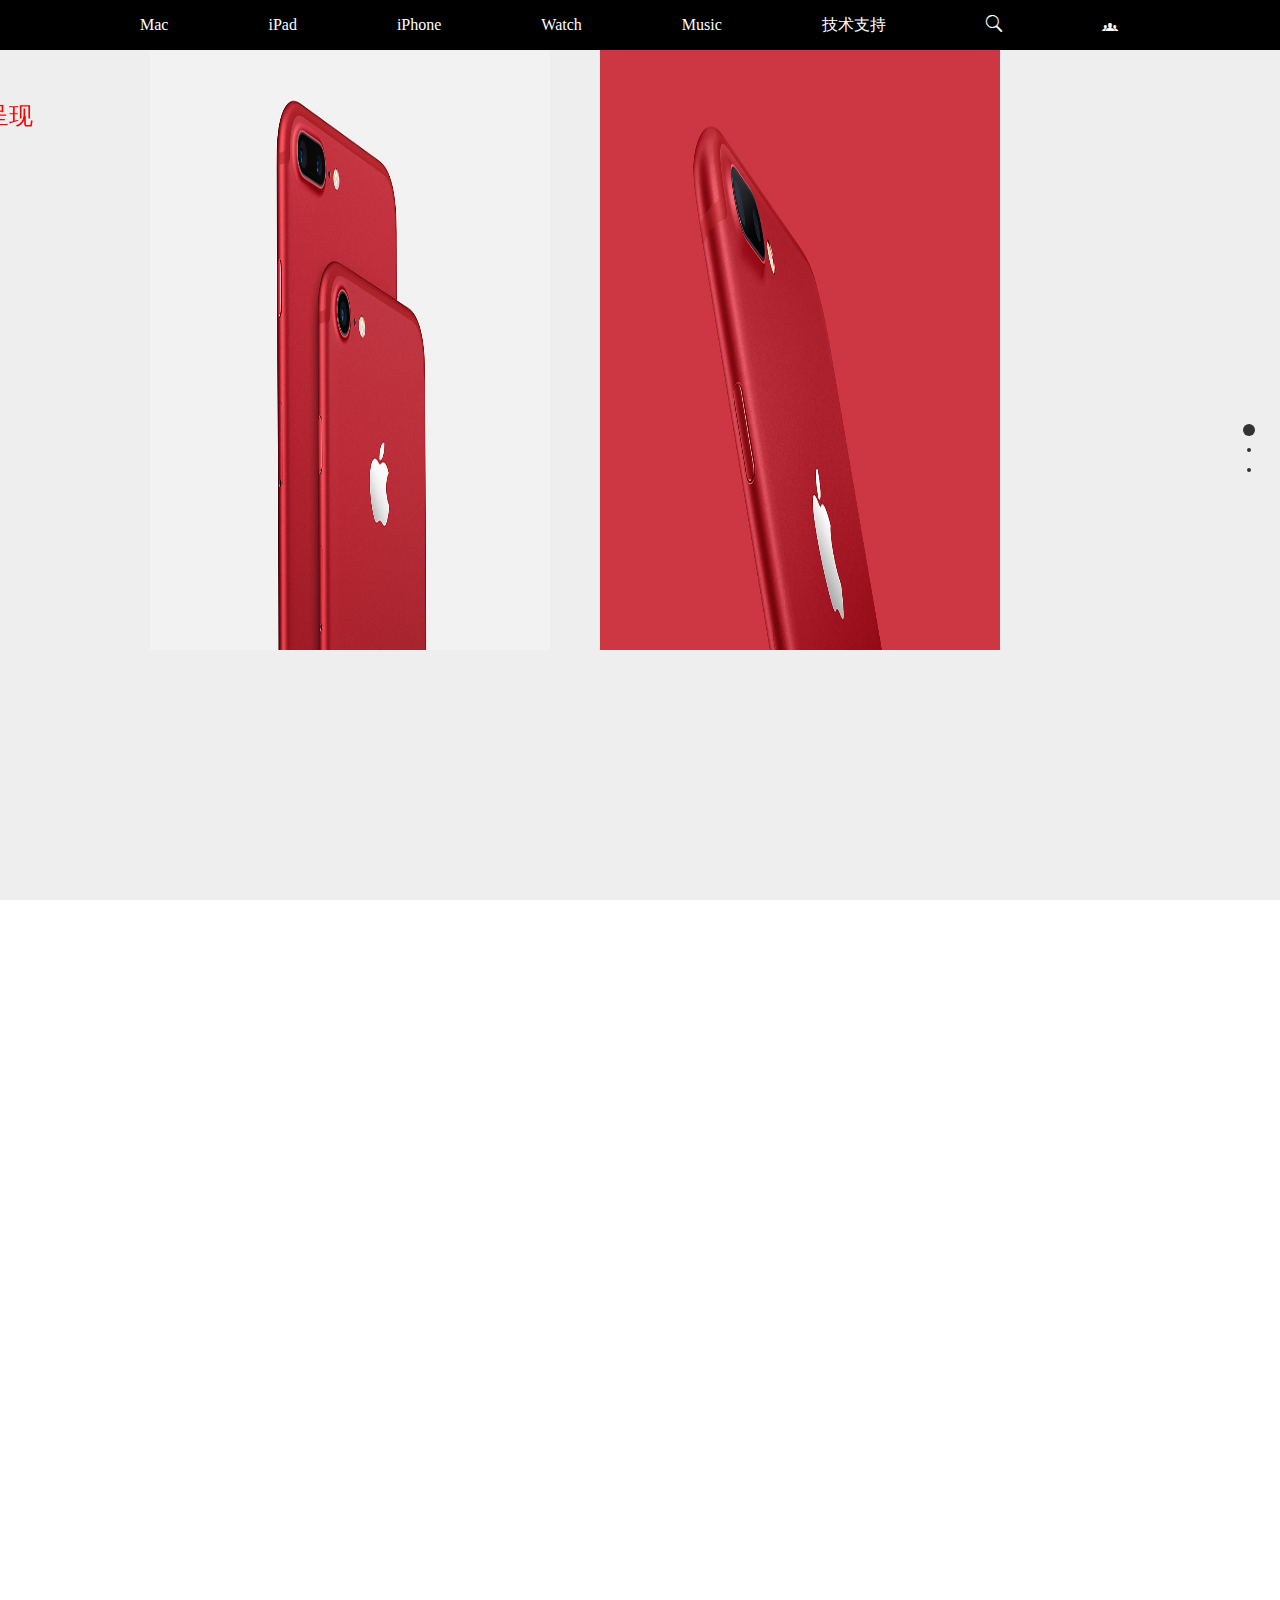
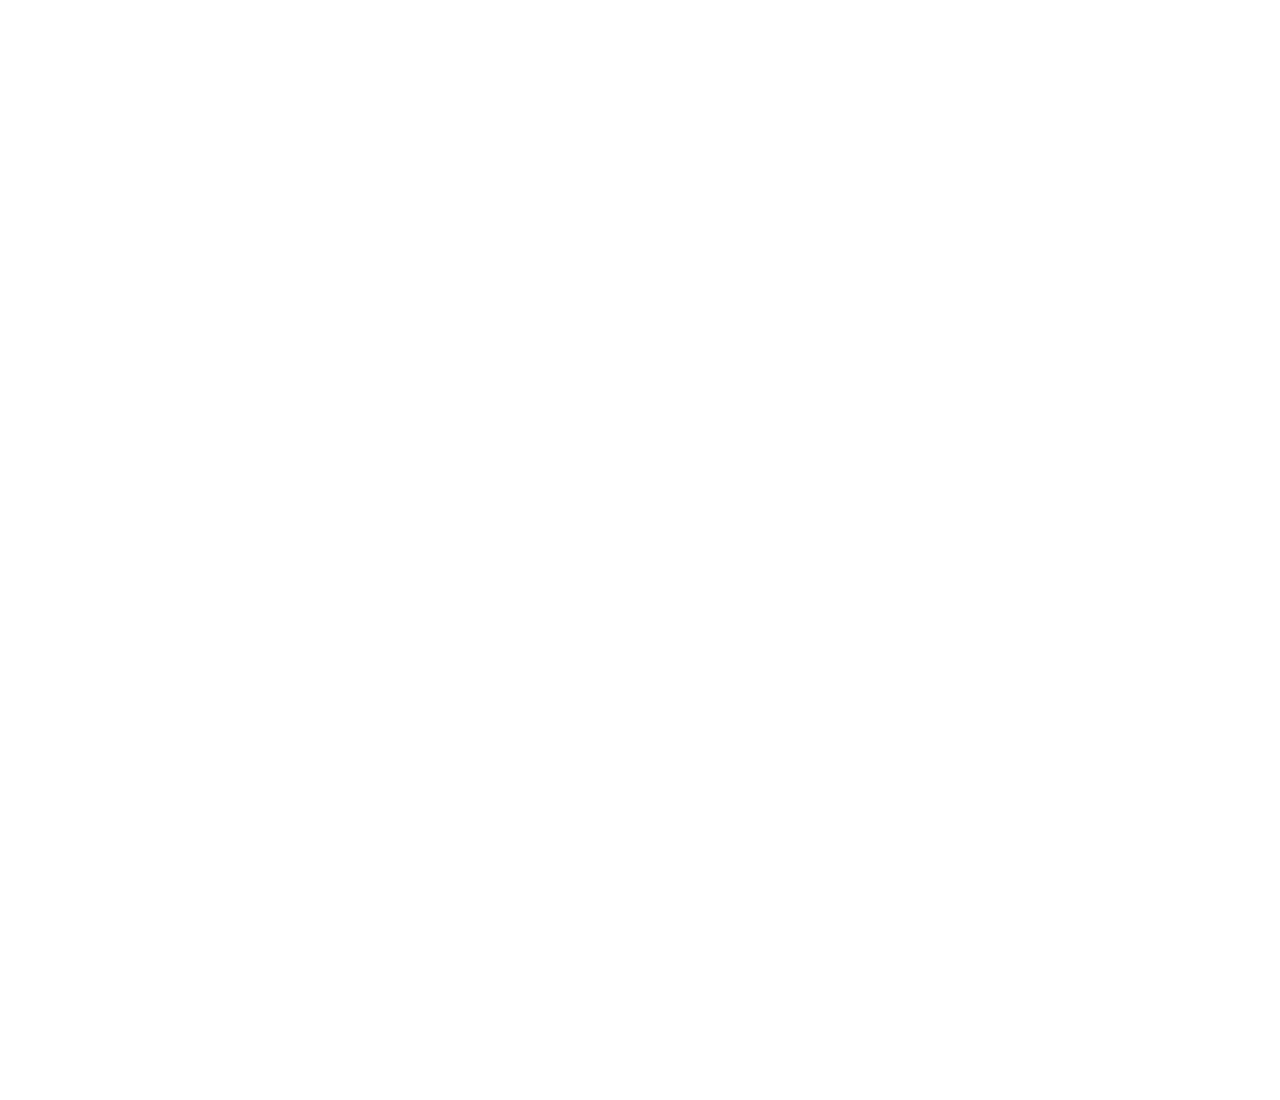
<file: dull/fullpage.html>
<!DOCTYPE html>
<html>
	<head>
		<meta charset="UTF-8">
		<title></title>
		<link rel="stylesheet" type="text/css" href="css/jquery.fullPage.css"/>
		<link rel="stylesheet" type="text/css" href="css/new_file.css"/>
		<link rel="stylesheet" type="text/css" href="css/iconfont.css"/>
		<style type="text/css">
			#fullpageMenu{
			    position: fixed;
			    top: 40px;
			    left: 0;
			    height: 40px;
			    z-index: 70;
			    width: 100%;
			    padding: 0;
			    margin: 0;
			}
			#fullpageMenu li{
				display: inline-block;
				margin: 10px;
				color: #000;
				background: #fff;
				background: rgba(255,255,255, 0.5);
				-webkit-border-radius: 10px;
				border-radius: 10px;
				list-style: none;
			}
			#fullpageMenu li a{
				color: black;
			}
		</style>
	</head>
	<body>
	    <div id="fullpage">
		   	<div class="section" style="position: relative;">
		   		<div class="head">
			   		<div class="nav" style="	overflow: hidden;">
			   			<ul>
			   				<li>Mac</li>
			   				<li>iPad</li>
			   				<li>iPhone</li>
			   				<li>Watch</li>
			   				<li>Music</li>
			   				<li>技术支持</li>
			   				<li><i class="icon iconfont">&#xe67a;</i></li>
			   				<li><i class="icon iconfont">&#xe60f;</i></li>
			   			</ul>
			   		</div>
		   		</div>
		   		<div class="change">
			   		<img class="redapple2 red" src="img/iphone7-gallery1-201703.jpg" />
			   		<img class="redapple1 red" src="img/iphone7-gallery2-.jpg"/>
			   		<img class="redapple3 red" src="img/iphone7-gallery3-201703.jpg" />
			   		 <p id="ziti"><span>ipone7</span>现更以红<span>色呈现</span></p>
		   		</div>
		   	</div>
		   	 <div class="section">
		   	 	<div class="sec2">
		   		<img id="bg" src="img/two1.jpg" />
		   		<img id="two_phone" src="img/iphone-two.png" />
		   		<img id="two_phone2" src="img/iphone-two.png" />
		   		<img id="two_phone3" src="img/iphone-two.png" />
		   		</div>
		   	</div>
		   	<div class="section">
		   		    <div class="slide">
		   		    <div class="slide1">
		   		    <img id="ip1" src="img/slider1.jpg"/>
		   		    <img id="ip2" src="img/slider2.jpg"/>
		   		    <img id="ip3" src="img/slider3.png"/>
		   		    <img id="ip4" src="img/slider4.png"/>
		   		    <p class="genghao">每一天，都可以更好。</p>
		   		    </div>
		   		    	</div>
				   	<div class="slide">
				   		<div class="music">
				   		<p id="Musicfont">Apple&nbsp;Music&nbsp;火热呈现中</p>
				   		 <img src="img/mc1.jpg" />
				   		<img id="erji" src="img/erji.jpg" />	
				   		 <!--<p id="xue">薛之谦-高尚&nbsp;-Single</p>-->
				   		 <p id="pingjia">始于颜值，陷于才华，忠于人品</p>
				   		 
				   			<p class="a">AirPods<br/>无线，<br/>无繁琐，<br/>只有秒不可言，</p>
				   		</div>
				   	</div>
			</div>
		   </div>
		<script src="js/jquery-1.12.4.js" type="text/javascript" charset="utf-8"></script>
		<script src="js/jquery.easings.min.js" type="text/javascript" charset="utf-8"></script>
		<script src="js/jquery.fullpage.js" type="text/javascript" charset="utf-8"></script>
		<script src="js/scrolloverflow.min.js" type="text/javascript" charset="utf-8"></script>
		<script type="text/javascript">
			$(function(){
				$("#fullpage").fullpage({
					sectionsColor:["#eee","black","#ccc","blue"],  //背景颜色  和sction数量一致 
					controlArrows:true,                                     //箭头 false去掉
					verticalCentered:false,                                //false 去掉垂直居中
					scrollingspeed:2000,                                     //滚动速度
					anchors:['page1','page2','page3','page4'],               //锚链节 可以在地址栏#page  
					   //导航
					navigation:true,                                        //出现导航  点
					navigationPosition:"right",                              //导航位置
					navigationTooltips:["1","2","3","4"],                   //鼠标放上去 提示
//					showActiveTooltip:true,                          //移到当前页面自动显示信息
					loopTop:true,                                //滚动到最顶部后再向上直接到最后        
					loopBottom:true,                              //滚动到最下后再向下直接到第一个
					loopHorizontal:true,                    //横向slider幻灯片是否循环滚动，默认为true
					scrollOverflow:true,                  //如果内容超出 引入scro  js  出现滚轮
//					menu:"#fullpage"

					afterLoad: function(anchorLink, index){
//						var loadedSection = $(this);
						//using index
						if(index == 3){
							$("#ip1").animate({"left":"350px"},1000,function(){
								$("#ip2").animate({"left":"820px"},1000,function(){
								  $("#ip3").animate({"left":"350px"},1000,function(){
								  	 $("#ip4").animate({"left":"820px"},1000)
								  })
								})
							})
							$("#pingjia").animate({"left":"400px"},5000,function(){
								$("#pingjia").animate({"left":"200px"},6000)
							})
							$(".a").animate({"top":"400px"},5000,function(){
								$(".a").animate({"left":"1000px"},5000)
							})
						}
						
						if(index == 1){
							$(".redapple1").fadeIn(function(){
					            $(".redapple2").fadeIn(function(){
					            	 $(".redapple3").fadeIn()
					            })
							})
							$("#ziti").animate({"fontSize":"25px"},1000,function(){
								$(this).animate({"top":"350px","left":"270px"},3000)
									$(this).animate({"fontSize":"18px","left":"780px"},2000)
							})
						}
						if(index == 2){
							$("#two_phone").animate({"left":"500px"},1000,function(){
	
								$("#two_phone2").fadeIn(function(){
									$("#two_phone").fadeOut(function(){
										$("#two_phone3").fadeIn()
									})
								})
							})
						}
					},
					
						onLeave:function(link,index){
					    if(index==1){
					    	$(".redapple1").fadeOut(function(){
					            $(".redapple2").fadeOut(function(){
					            	 $(".redapple3").fadeOut()
					            })
							})
							$("#ziti").animate({"fontSize":"30px"},30,function(){
								$(this).animate({"top":"350px","left":"250px"},30)
									$(this).animate({"fontSize":"30px","left":"710px"},20)
							})
					    }
						if(index == 3){
							$("#ip1").animate({"left":"-450px"},10,function(){
								$("#ip2").animate({"left":"-850px"},10,function(){
								  $("#ip3").animate({"left":"-450px"},10,function(){
								  	 $("#ip4").animate({"left":"-850px"},10)
								  })
								})
							})
							$("#pingjia").animate({"left":"-300px"},10,function(){
								$("#pingjia").animate({"left":"-200px"},10)
							})
							$(".a").animate({"top":"250px"},10,function(){
								$(".a").animate({"left":"600px"},10)
							})
						}	
						
						if(index == 2){
							$("#two_phone").animate({"left":"0"},1000,function(){
	
								$("#two_phone2").fadeOut(function(){
									$("#two_phone").fadeIn(function(){
										$("#two_phone3").fadeOut()
									})
								})
							})
						}
						}
						
						
				})             //fullpage
			})

			
			
		</script>
	</body>
</html>
</file>
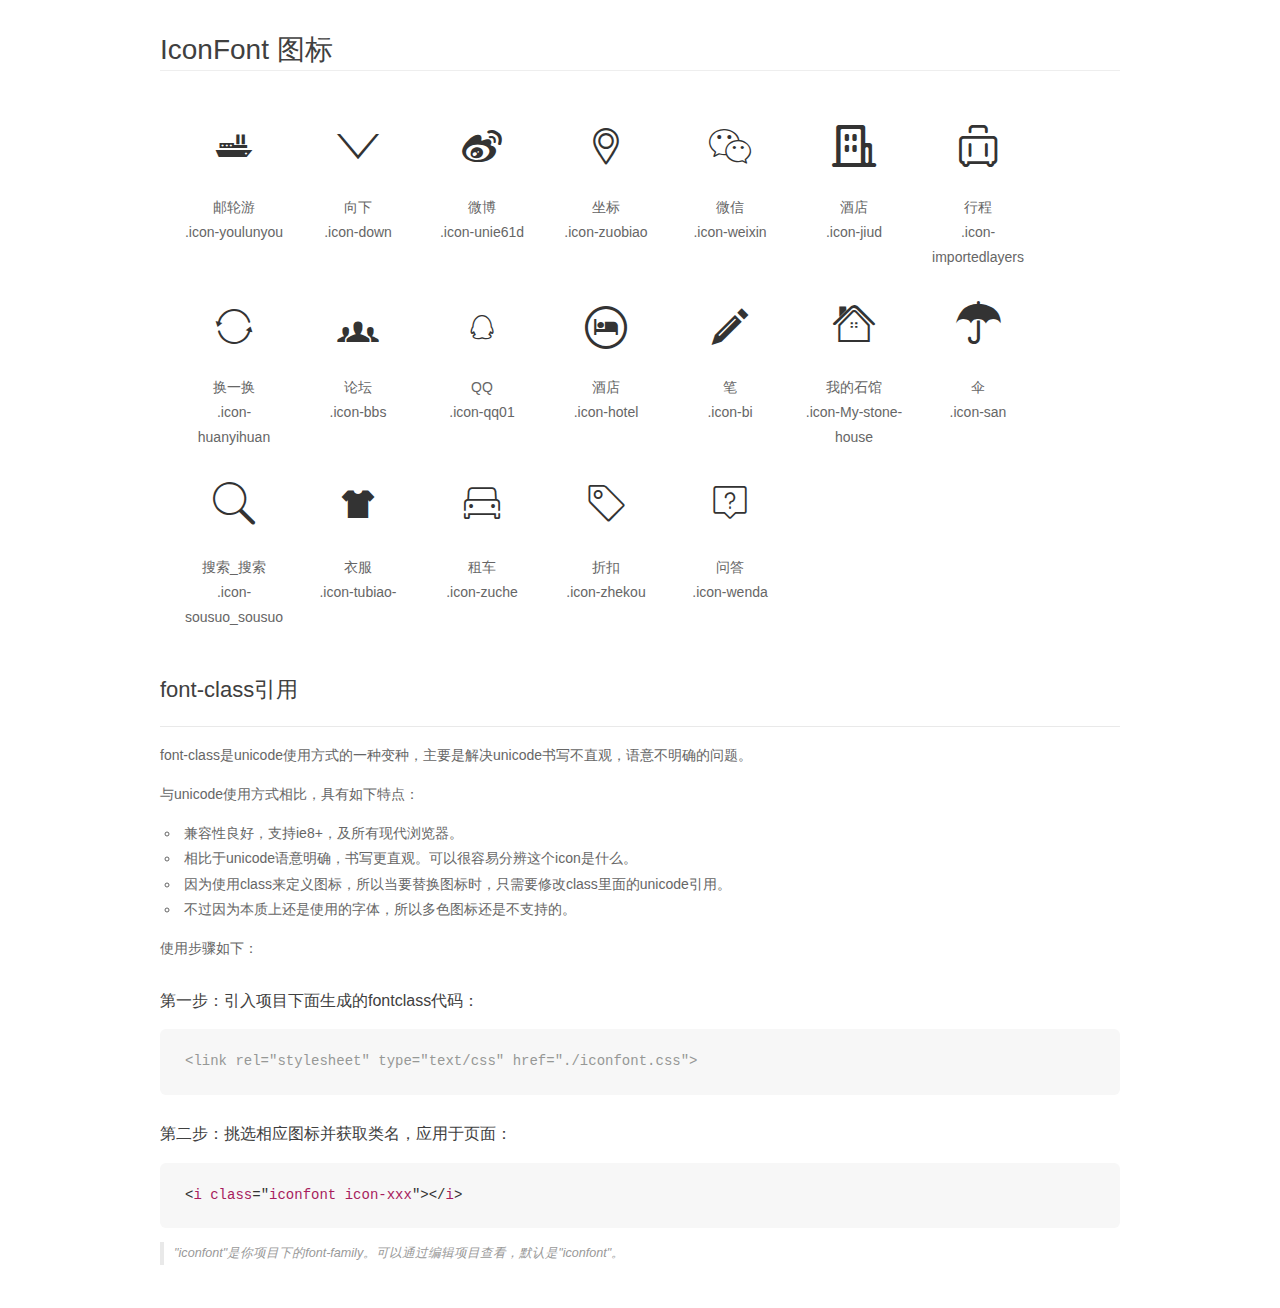
<file: dull/css/demo_fontclass.html>
<!DOCTYPE html>
<html>
<head>
    <meta charset="utf-8"/>
    <title>IconFont</title>
    <link rel="stylesheet" href="demo.css">
    <link rel="stylesheet" href="iconfont.css">
</head>
<body>
    <div class="main markdown">
        <h1>IconFont 图标</h1>
        <ul class="icon_lists clear">
            
                <li>
                <i class="icon iconfont icon-youlunyou"></i>
                    <div class="name">邮轮游</div>
                    <div class="fontclass">.icon-youlunyou</div>
                </li>
            
                <li>
                <i class="icon iconfont icon-down"></i>
                    <div class="name">向下</div>
                    <div class="fontclass">.icon-down</div>
                </li>
            
                <li>
                <i class="icon iconfont icon-unie61d"></i>
                    <div class="name">微博</div>
                    <div class="fontclass">.icon-unie61d</div>
                </li>
            
                <li>
                <i class="icon iconfont icon-zuobiao"></i>
                    <div class="name">坐标</div>
                    <div class="fontclass">.icon-zuobiao</div>
                </li>
            
                <li>
                <i class="icon iconfont icon-weixin"></i>
                    <div class="name">微信</div>
                    <div class="fontclass">.icon-weixin</div>
                </li>
            
                <li>
                <i class="icon iconfont icon-jiud"></i>
                    <div class="name">酒店</div>
                    <div class="fontclass">.icon-jiud</div>
                </li>
            
                <li>
                <i class="icon iconfont icon-importedlayers"></i>
                    <div class="name">行程</div>
                    <div class="fontclass">.icon-importedlayers</div>
                </li>
            
                <li>
                <i class="icon iconfont icon-huanyihuan"></i>
                    <div class="name">换一换</div>
                    <div class="fontclass">.icon-huanyihuan</div>
                </li>
            
                <li>
                <i class="icon iconfont icon-bbs"></i>
                    <div class="name">论坛</div>
                    <div class="fontclass">.icon-bbs</div>
                </li>
            
                <li>
                <i class="icon iconfont icon-qq01"></i>
                    <div class="name">QQ</div>
                    <div class="fontclass">.icon-qq01</div>
                </li>
            
                <li>
                <i class="icon iconfont icon-hotel"></i>
                    <div class="name">酒店</div>
                    <div class="fontclass">.icon-hotel</div>
                </li>
            
                <li>
                <i class="icon iconfont icon-bi"></i>
                    <div class="name">笔</div>
                    <div class="fontclass">.icon-bi</div>
                </li>
            
                <li>
                <i class="icon iconfont icon-My-stone-house"></i>
                    <div class="name">我的石馆</div>
                    <div class="fontclass">.icon-My-stone-house</div>
                </li>
            
                <li>
                <i class="icon iconfont icon-san"></i>
                    <div class="name">伞</div>
                    <div class="fontclass">.icon-san</div>
                </li>
            
                <li>
                <i class="icon iconfont icon-sousuo_sousuo"></i>
                    <div class="name">搜索_搜索</div>
                    <div class="fontclass">.icon-sousuo_sousuo</div>
                </li>
            
                <li>
                <i class="icon iconfont icon-tubiao-"></i>
                    <div class="name">衣服</div>
                    <div class="fontclass">.icon-tubiao-</div>
                </li>
            
                <li>
                <i class="icon iconfont icon-zuche"></i>
                    <div class="name">租车</div>
                    <div class="fontclass">.icon-zuche</div>
                </li>
            
                <li>
                <i class="icon iconfont icon-zhekou"></i>
                    <div class="name"> 折扣</div>
                    <div class="fontclass">.icon-zhekou</div>
                </li>
            
                <li>
                <i class="icon iconfont icon-wenda"></i>
                    <div class="name">问答</div>
                    <div class="fontclass">.icon-wenda</div>
                </li>
            
        </ul>

        <h2 id="font-class-">font-class引用</h2>
        <hr>

        <p>font-class是unicode使用方式的一种变种，主要是解决unicode书写不直观，语意不明确的问题。</p>
        <p>与unicode使用方式相比，具有如下特点：</p>
        <ul>
        <li>兼容性良好，支持ie8+，及所有现代浏览器。</li>
        <li>相比于unicode语意明确，书写更直观。可以很容易分辨这个icon是什么。</li>
        <li>因为使用class来定义图标，所以当要替换图标时，只需要修改class里面的unicode引用。</li>
        <li>不过因为本质上还是使用的字体，所以多色图标还是不支持的。</li>
        </ul>
        <p>使用步骤如下：</p>
        <h3 id="-fontclass-">第一步：引入项目下面生成的fontclass代码：</h3>


        <pre><code class="lang-js hljs javascript"><span class="hljs-comment">&lt;link rel="stylesheet" type="text/css" href="./iconfont.css"&gt;</span></code></pre>
        <h3 id="-">第二步：挑选相应图标并获取类名，应用于页面：</h3>
        <pre><code class="lang-css hljs">&lt;<span class="hljs-selector-tag">i</span> <span class="hljs-selector-tag">class</span>="<span class="hljs-selector-tag">iconfont</span> <span class="hljs-selector-tag">icon-xxx</span>"&gt;&lt;/<span class="hljs-selector-tag">i</span>&gt;</code></pre>
        <blockquote>
        <p>"iconfont"是你项目下的font-family。可以通过编辑项目查看，默认是"iconfont"。</p>
        </blockquote>
    </div>
</body>
</html>
</file>
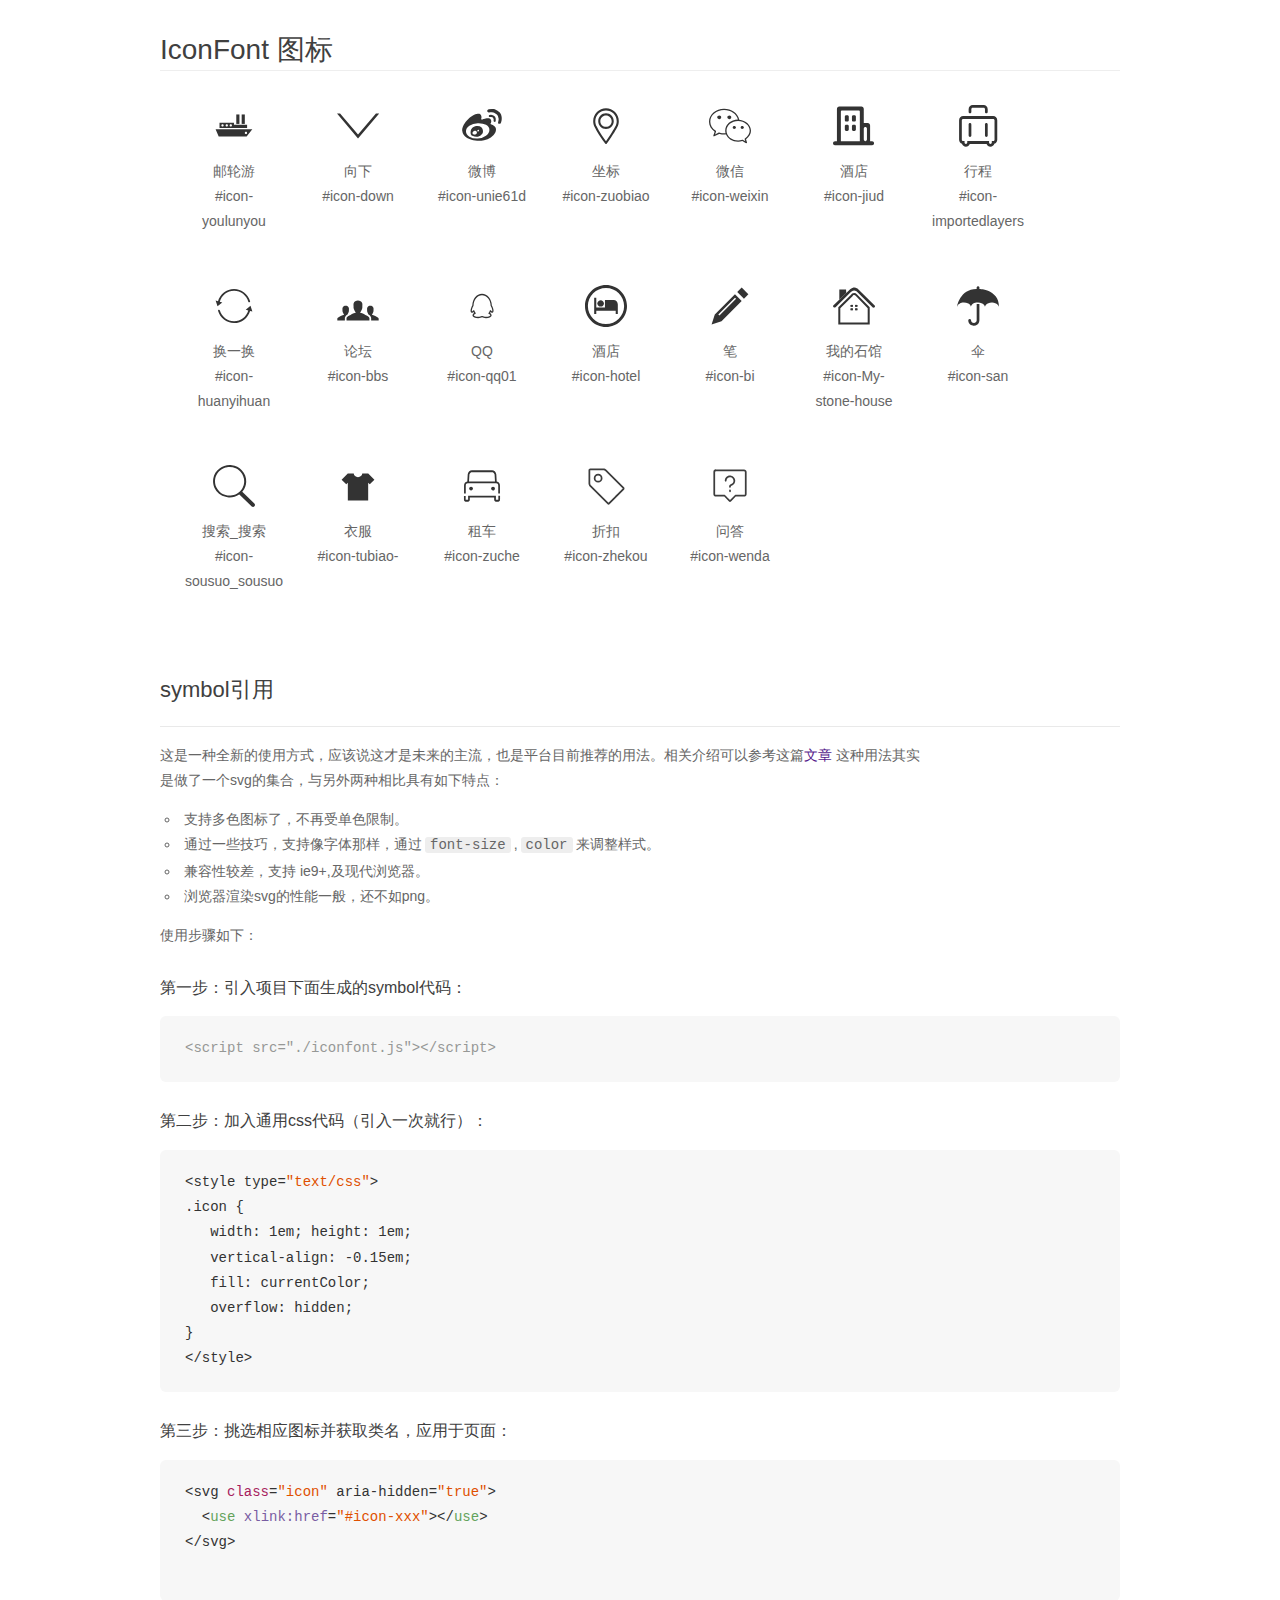
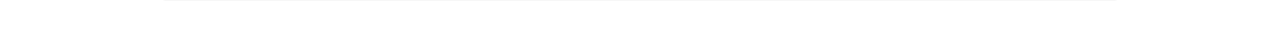
<file: dull/css/demo_symbol.html>
<!DOCTYPE html>
<html>
<head>
    <meta charset="utf-8"/>
    <title>IconFont</title>
    <link rel="stylesheet" href="demo.css">
    <script src="iconfont.js"></script>

    <style type="text/css">
        .icon {
          /* 通过设置 font-size 来改变图标大小 */
          width: 1em; height: 1em;
          /* 图标和文字相邻时，垂直对齐 */
          vertical-align: -0.15em;
          /* 通过设置 color 来改变 SVG 的颜色/fill */
          fill: currentColor;
          /* path 和 stroke 溢出 viewBox 部分在 IE 下会显示
             normalize.css 中也包含这行 */
          overflow: hidden;
        }

    </style>
</head>
<body>
    <div class="main markdown">
        <h1>IconFont 图标</h1>
        <ul class="icon_lists clear">
            
                <li>
                    <svg class="icon" aria-hidden="true">
                        <use xlink:href="#icon-youlunyou"></use>
                    </svg>
                    <div class="name">邮轮游</div>
                    <div class="fontclass">#icon-youlunyou</div>
                </li>
            
                <li>
                    <svg class="icon" aria-hidden="true">
                        <use xlink:href="#icon-down"></use>
                    </svg>
                    <div class="name">向下</div>
                    <div class="fontclass">#icon-down</div>
                </li>
            
                <li>
                    <svg class="icon" aria-hidden="true">
                        <use xlink:href="#icon-unie61d"></use>
                    </svg>
                    <div class="name">微博</div>
                    <div class="fontclass">#icon-unie61d</div>
                </li>
            
                <li>
                    <svg class="icon" aria-hidden="true">
                        <use xlink:href="#icon-zuobiao"></use>
                    </svg>
                    <div class="name">坐标</div>
                    <div class="fontclass">#icon-zuobiao</div>
                </li>
            
                <li>
                    <svg class="icon" aria-hidden="true">
                        <use xlink:href="#icon-weixin"></use>
                    </svg>
                    <div class="name">微信</div>
                    <div class="fontclass">#icon-weixin</div>
                </li>
            
                <li>
                    <svg class="icon" aria-hidden="true">
                        <use xlink:href="#icon-jiud"></use>
                    </svg>
                    <div class="name">酒店</div>
                    <div class="fontclass">#icon-jiud</div>
                </li>
            
                <li>
                    <svg class="icon" aria-hidden="true">
                        <use xlink:href="#icon-importedlayers"></use>
                    </svg>
                    <div class="name">行程</div>
                    <div class="fontclass">#icon-importedlayers</div>
                </li>
            
                <li>
                    <svg class="icon" aria-hidden="true">
                        <use xlink:href="#icon-huanyihuan"></use>
                    </svg>
                    <div class="name">换一换</div>
                    <div class="fontclass">#icon-huanyihuan</div>
                </li>
            
                <li>
                    <svg class="icon" aria-hidden="true">
                        <use xlink:href="#icon-bbs"></use>
                    </svg>
                    <div class="name">论坛</div>
                    <div class="fontclass">#icon-bbs</div>
                </li>
            
                <li>
                    <svg class="icon" aria-hidden="true">
                        <use xlink:href="#icon-qq01"></use>
                    </svg>
                    <div class="name">QQ</div>
                    <div class="fontclass">#icon-qq01</div>
                </li>
            
                <li>
                    <svg class="icon" aria-hidden="true">
                        <use xlink:href="#icon-hotel"></use>
                    </svg>
                    <div class="name">酒店</div>
                    <div class="fontclass">#icon-hotel</div>
                </li>
            
                <li>
                    <svg class="icon" aria-hidden="true">
                        <use xlink:href="#icon-bi"></use>
                    </svg>
                    <div class="name">笔</div>
                    <div class="fontclass">#icon-bi</div>
                </li>
            
                <li>
                    <svg class="icon" aria-hidden="true">
                        <use xlink:href="#icon-My-stone-house"></use>
                    </svg>
                    <div class="name">我的石馆</div>
                    <div class="fontclass">#icon-My-stone-house</div>
                </li>
            
                <li>
                    <svg class="icon" aria-hidden="true">
                        <use xlink:href="#icon-san"></use>
                    </svg>
                    <div class="name">伞</div>
                    <div class="fontclass">#icon-san</div>
                </li>
            
                <li>
                    <svg class="icon" aria-hidden="true">
                        <use xlink:href="#icon-sousuo_sousuo"></use>
                    </svg>
                    <div class="name">搜索_搜索</div>
                    <div class="fontclass">#icon-sousuo_sousuo</div>
                </li>
            
                <li>
                    <svg class="icon" aria-hidden="true">
                        <use xlink:href="#icon-tubiao-"></use>
                    </svg>
                    <div class="name">衣服</div>
                    <div class="fontclass">#icon-tubiao-</div>
                </li>
            
                <li>
                    <svg class="icon" aria-hidden="true">
                        <use xlink:href="#icon-zuche"></use>
                    </svg>
                    <div class="name">租车</div>
                    <div class="fontclass">#icon-zuche</div>
                </li>
            
                <li>
                    <svg class="icon" aria-hidden="true">
                        <use xlink:href="#icon-zhekou"></use>
                    </svg>
                    <div class="name"> 折扣</div>
                    <div class="fontclass">#icon-zhekou</div>
                </li>
            
                <li>
                    <svg class="icon" aria-hidden="true">
                        <use xlink:href="#icon-wenda"></use>
                    </svg>
                    <div class="name">问答</div>
                    <div class="fontclass">#icon-wenda</div>
                </li>
            
        </ul>


        <h2 id="symbol-">symbol引用</h2>
        <hr>

        <p>这是一种全新的使用方式，应该说这才是未来的主流，也是平台目前推荐的用法。相关介绍可以参考这篇<a href="">文章</a>
        这种用法其实是做了一个svg的集合，与另外两种相比具有如下特点：</p>
        <ul>
          <li>支持多色图标了，不再受单色限制。</li>
          <li>通过一些技巧，支持像字体那样，通过<code>font-size</code>,<code>color</code>来调整样式。</li>
          <li>兼容性较差，支持 ie9+,及现代浏览器。</li>
          <li>浏览器渲染svg的性能一般，还不如png。</li>
        </ul>
        <p>使用步骤如下：</p>
        <h3 id="-symbol-">第一步：引入项目下面生成的symbol代码：</h3>
        <pre><code class="lang-js hljs javascript"><span class="hljs-comment">&lt;script src="./iconfont.js"&gt;&lt;/script&gt;</span></code></pre>
        <h3 id="-css-">第二步：加入通用css代码（引入一次就行）：</h3>
        <pre><code class="lang-js hljs javascript">&lt;style type=<span class="hljs-string">"text/css"</span>&gt;
.icon {
   width: <span class="hljs-number">1</span>em; height: <span class="hljs-number">1</span>em;
   vertical-align: <span class="hljs-number">-0.15</span>em;
   fill: currentColor;
   overflow: hidden;
}
&lt;<span class="hljs-regexp">/style&gt;</span></code></pre>
        <h3 id="-">第三步：挑选相应图标并获取类名，应用于页面：</h3>
        <pre><code class="lang-js hljs javascript">&lt;svg <span class="hljs-class"><span class="hljs-keyword">class</span></span>=<span class="hljs-string">"icon"</span> aria-hidden=<span class="hljs-string">"true"</span>&gt;<span class="xml"><span class="hljs-tag">
  &lt;<span class="hljs-name">use</span> <span class="hljs-attr">xlink:href</span>=<span class="hljs-string">"#icon-xxx"</span>&gt;</span><span class="hljs-tag">&lt;/<span class="hljs-name">use</span>&gt;</span>
</span>&lt;<span class="hljs-regexp">/svg&gt;
        </span></code></pre>
    </div>
</body>
</html>
</file>
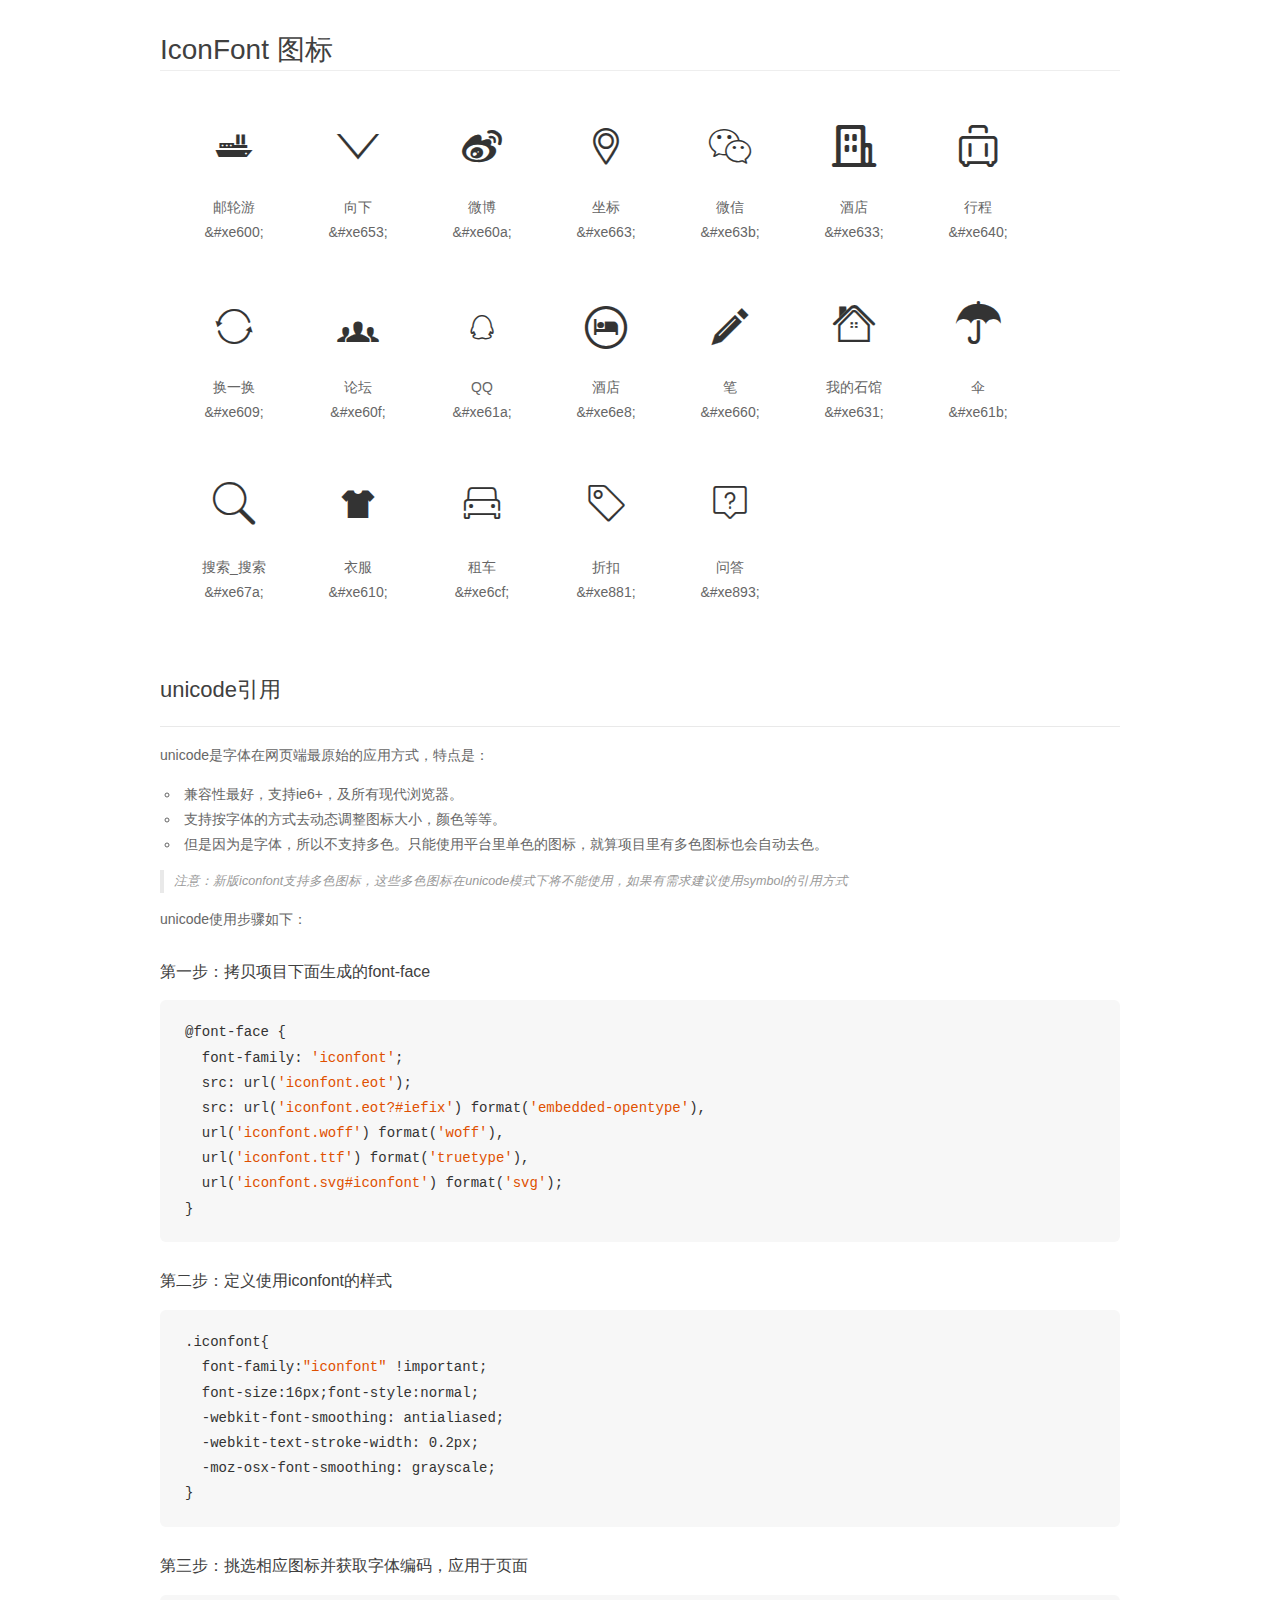
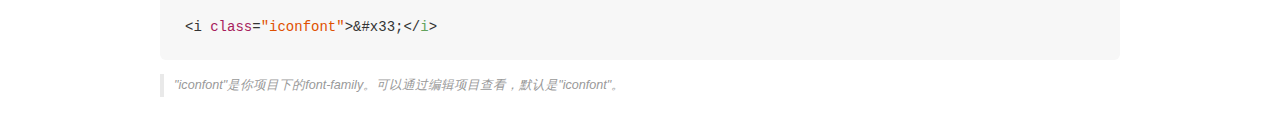
<file: dull/css/demo_unicode.html>
<!DOCTYPE html>
<html>
<head>
    <meta charset="utf-8"/>
    <title>IconFont</title>
    <link rel="stylesheet" href="demo.css">

    <style type="text/css">

        @font-face {font-family: "iconfont";
          src: url('iconfont.eot'); /* IE9*/
          src: url('iconfont.eot#iefix') format('embedded-opentype'), /* IE6-IE8 */
          url('iconfont.woff') format('woff'), /* chrome, firefox */
          url('iconfont.ttf') format('truetype'), /* chrome, firefox, opera, Safari, Android, iOS 4.2+*/
          url('iconfont.svg#iconfont') format('svg'); /* iOS 4.1- */
        }

        .iconfont {
          font-family:"iconfont" !important;
          font-size:16px;
          font-style:normal;
          -webkit-font-smoothing: antialiased;
          -webkit-text-stroke-width: 0.2px;
          -moz-osx-font-smoothing: grayscale;
        }

    </style>
</head>
<body>
    <div class="main markdown">
        <h1>IconFont 图标</h1>
        <ul class="icon_lists clear">
            
                <li>
                <i class="icon iconfont">&#xe600;</i>
                    <div class="name">邮轮游</div>
                    <div class="code">&amp;#xe600;</div>
                </li>
            
                <li>
                <i class="icon iconfont">&#xe653;</i>
                    <div class="name">向下</div>
                    <div class="code">&amp;#xe653;</div>
                </li>
            
                <li>
                <i class="icon iconfont">&#xe60a;</i>
                    <div class="name">微博</div>
                    <div class="code">&amp;#xe60a;</div>
                </li>
            
                <li>
                <i class="icon iconfont">&#xe663;</i>
                    <div class="name">坐标</div>
                    <div class="code">&amp;#xe663;</div>
                </li>
            
                <li>
                <i class="icon iconfont">&#xe63b;</i>
                    <div class="name">微信</div>
                    <div class="code">&amp;#xe63b;</div>
                </li>
            
                <li>
                <i class="icon iconfont">&#xe633;</i>
                    <div class="name">酒店</div>
                    <div class="code">&amp;#xe633;</div>
                </li>
            
                <li>
                <i class="icon iconfont">&#xe640;</i>
                    <div class="name">行程</div>
                    <div class="code">&amp;#xe640;</div>
                </li>
            
                <li>
                <i class="icon iconfont">&#xe609;</i>
                    <div class="name">换一换</div>
                    <div class="code">&amp;#xe609;</div>
                </li>
            
                <li>
                <i class="icon iconfont">&#xe60f;</i>
                    <div class="name">论坛</div>
                    <div class="code">&amp;#xe60f;</div>
                </li>
            
                <li>
                <i class="icon iconfont">&#xe61a;</i>
                    <div class="name">QQ</div>
                    <div class="code">&amp;#xe61a;</div>
                </li>
            
                <li>
                <i class="icon iconfont">&#xe6e8;</i>
                    <div class="name">酒店</div>
                    <div class="code">&amp;#xe6e8;</div>
                </li>
            
                <li>
                <i class="icon iconfont">&#xe660;</i>
                    <div class="name">笔</div>
                    <div class="code">&amp;#xe660;</div>
                </li>
            
                <li>
                <i class="icon iconfont">&#xe631;</i>
                    <div class="name">我的石馆</div>
                    <div class="code">&amp;#xe631;</div>
                </li>
            
                <li>
                <i class="icon iconfont">&#xe61b;</i>
                    <div class="name">伞</div>
                    <div class="code">&amp;#xe61b;</div>
                </li>
            
                <li>
                <i class="icon iconfont">&#xe67a;</i>
                    <div class="name">搜索_搜索</div>
                    <div class="code">&amp;#xe67a;</div>
                </li>
            
                <li>
                <i class="icon iconfont">&#xe610;</i>
                    <div class="name">衣服</div>
                    <div class="code">&amp;#xe610;</div>
                </li>
            
                <li>
                <i class="icon iconfont">&#xe6cf;</i>
                    <div class="name">租车</div>
                    <div class="code">&amp;#xe6cf;</div>
                </li>
            
                <li>
                <i class="icon iconfont">&#xe881;</i>
                    <div class="name"> 折扣</div>
                    <div class="code">&amp;#xe881;</div>
                </li>
            
                <li>
                <i class="icon iconfont">&#xe893;</i>
                    <div class="name">问答</div>
                    <div class="code">&amp;#xe893;</div>
                </li>
            
        </ul>
        <h2 id="unicode-">unicode引用</h2>
        <hr>

        <p>unicode是字体在网页端最原始的应用方式，特点是：</p>
        <ul>
        <li>兼容性最好，支持ie6+，及所有现代浏览器。</li>
        <li>支持按字体的方式去动态调整图标大小，颜色等等。</li>
        <li>但是因为是字体，所以不支持多色。只能使用平台里单色的图标，就算项目里有多色图标也会自动去色。</li>
        </ul>
        <blockquote>
        <p>注意：新版iconfont支持多色图标，这些多色图标在unicode模式下将不能使用，如果有需求建议使用symbol的引用方式</p>
        </blockquote>
        <p>unicode使用步骤如下：</p>
        <h3 id="-font-face">第一步：拷贝项目下面生成的font-face</h3>
        <pre><code class="lang-js hljs javascript">@font-face {
  font-family: <span class="hljs-string">'iconfont'</span>;
  src: url(<span class="hljs-string">'iconfont.eot'</span>);
  src: url(<span class="hljs-string">'iconfont.eot?#iefix'</span>) format(<span class="hljs-string">'embedded-opentype'</span>),
  url(<span class="hljs-string">'iconfont.woff'</span>) format(<span class="hljs-string">'woff'</span>),
  url(<span class="hljs-string">'iconfont.ttf'</span>) format(<span class="hljs-string">'truetype'</span>),
  url(<span class="hljs-string">'iconfont.svg#iconfont'</span>) format(<span class="hljs-string">'svg'</span>);
}
</code></pre>
        <h3 id="-iconfont-">第二步：定义使用iconfont的样式</h3>
        <pre><code class="lang-js hljs javascript">.iconfont{
  font-family:<span class="hljs-string">"iconfont"</span> !important;
  font-size:<span class="hljs-number">16</span>px;font-style:normal;
  -webkit-font-smoothing: antialiased;
  -webkit-text-stroke-width: <span class="hljs-number">0.2</span>px;
  -moz-osx-font-smoothing: grayscale;
}
</code></pre>
        <h3 id="-">第三步：挑选相应图标并获取字体编码，应用于页面</h3>
        <pre><code class="lang-js hljs javascript">&lt;i <span class="hljs-class"><span class="hljs-keyword">class</span></span>=<span class="hljs-string">"iconfont"</span>&gt;&amp;#x33;<span class="xml"><span class="hljs-tag">&lt;/<span class="hljs-name">i</span>&gt;</span></span></code></pre>

        <blockquote>
        <p>"iconfont"是你项目下的font-family。可以通过编辑项目查看，默认是"iconfont"。</p>
        </blockquote>
    </div>


</body>
</html>
</file>
<file: dull/css/new_file.css>
*{
	margin: 0;
	padding: 0;
	list-style: none;
}
 @font-face {font-family: "iconfont";
          src: url('iconfont.eot'); /* IE9*/
          src: url('iconfont.eot#iefix') format('embedded-opentype'), /* IE6-IE8 */
          url('iconfont.woff') format('woff'), /* chrome, firefox */
          url('iconfont.ttf') format('truetype'), /* chrome, firefox, opera, Safari, Android, iOS 4.2+*/
          url('iconfont.svg#iconfont') format('svg'); /* iOS 4.1- */
        }

        .iconfont {
          font-family:"iconfont" !important;
          font-size:16px;
          font-style:normal;
          -webkit-font-smoothing: antialiased;
          -webkit-text-stroke-width: 0.2px;
          -moz-osx-font-smoothing: grayscale;
        }

.head{
	width: 100%;
	background: black;
}
.nav{
	background: black;
	margin: 0 auto;
	width: 1200px;
	z-index: 10;
}
.nav ul {
	 height: 50px;
}
.nav ul li{
	list-style: none;
	float: left;
	margin-left: 100px;
	line-height: 50px;
	color: white;
}
/*====================================================================*/


/*--------------------------------第一屏-----------------------------------*/
.change{
	width: 100%;
	position: absolute;
	left:-100px;
	top:-50px;
}
.red{
	position: absolute;
	top: 100px;
	width: 400px;
	height: 600px;
}
.redapple1{
	left: 250px;
	display: none;
}
.redapple2{
	left: 700px;
	display: none;
}
.redapple3{
	right: 50px;
	display: none;
	
}
#ziti{
	position: absolute;
	top: 150px;
	left: -100px;
	color: white;
}
#ziti span{
	color: red;
}
/*----------------------slider--------------------------------*/

.slide img{
	width: 450px;
	height: 280px;
}
.section{
	position: relative;
}
.slide1{
	width: 1000px;
	height: 600px;
	margin: 0 auto;
	
}
.slide1 img{
	position: absolute;

	
}
#ip1{
	left: -450px;
}

#ip2{
	right: -450px;
}

#ip3{
	left: -450px;
	bottom: 100px;
}

#ip4{
	right: -450px;
	bottom: 100px;
}
.genghao{
	font-size:20px ;
	top: 600px;
	left: 700px;
	z-index: 100;
	position: absolute;
}
/*-------------------------slider-----------music*/
.music{
	/*position: absolute;*/
	width: 1200px;
	height: 600px;
	margin: 0 auto;
	margin-top: 50px;
	position: relative;
	overflow: hidden;
}
.music img{
	width: 500px;
	height: 400px;
	margin-top: 50px;
	margin-left: 50px;
}
#Musicfont{
	font-size:18px ;
}
/*#xue{
	font-size: 18px;
	margin-left: 120px;
	margin-top: 20px;
}*/
#pingjia{
	font-size: 20px;
	position: absolute;
	left: -400px;
	top: 510px;
}
.a{
	font-size: 20px;
	position: absolute;
	top: 200px;
	left: 650px;
}
#erji{
	position: absolute;
	right: 0;
	width: 300px;
	height: 300px;
}
/*-------------------------sec2---------------*/
.sec2 {
	width: 1500px;
	margin: 0 auto;
	position: relative;
}
#bg{
	margin-top: 20px;
	width: 100%;
	height: 650px;
	position: absolute;
}
#two_phone{
	-moz-transform:rotate(-90deg);
    -webkit-transform:rotate(-90deg);
	top: 100px;
	width: 500px;
	height: 500px;
	position: absolute;
}
#two_phone2{
	top: 100px;
	width: 500px;
	height: 500px;
	position: absolute;
	display: none;
}
#two_phone3{
	top: 100px;
	left: 1000px;
	width: 500px;
	height: 500px;
	position: absolute;
	display: none;
}
</file>
<file: dull/css/iconfont.css>
@font-face {font-family: "iconfont";
  src: url('iconfont.eot?t=1490342948168'); /* IE9*/
  src: url('iconfont.eot?t=1490342948168#iefix') format('embedded-opentype'), /* IE6-IE8 */
  url('iconfont.woff?t=1490342948168') format('woff'), /* chrome, firefox */
  url('iconfont.ttf?t=1490342948168') format('truetype'), /* chrome, firefox, opera, Safari, Android, iOS 4.2+*/
  url('iconfont.svg?t=1490342948168#iconfont') format('svg'); /* iOS 4.1- */
}

.iconfont {
  font-family:"iconfont" !important;
  font-size:16px;
  font-style:normal;
  -webkit-font-smoothing: antialiased;
  -moz-osx-font-smoothing: grayscale;
}

.icon-youlunyou:before { content: "\e600"; }

.icon-down:before { content: "\e653"; }

.icon-unie61d:before { content: "\e60a"; }

.icon-zuobiao:before { content: "\e663"; }

.icon-weixin:before { content: "\e63b"; }

.icon-jiud:before { content: "\e633"; }

.icon-importedlayers:before { content: "\e640"; }

.icon-huanyihuan:before { content: "\e609"; }

.icon-bbs:before { content: "\e60f"; }

.icon-qq01:before { content: "\e61a"; }

.icon-hotel:before { content: "\e6e8"; }

.icon-bi:before { content: "\e660"; }

.icon-My-stone-house:before { content: "\e631"; }

.icon-san:before { content: "\e61b"; }

.icon-sousuo_sousuo:before { content: "\e67a"; }

.icon-tubiao-:before { content: "\e610"; }

.icon-zuche:before { content: "\e6cf"; }

.icon-zhekou:before { content: "\e881"; }

.icon-wenda:before { content: "\e893"; }
</file>
<file: dull/css/demo.css>
*{margin: 0;padding: 0;list-style: none;}
/*
KISSY CSS Reset
理念：1. reset 的目的不是清除浏览器的默认样式，这仅是部分工作。清除和重置是紧密不可分的。
2. reset 的目的不是让默认样式在所有浏览器下一致，而是减少默认样式有可能带来的问题。
3. reset 期望提供一套普适通用的基础样式。但没有银弹，推荐根据具体需求，裁剪和修改后再使用。
特色：1. 适应中文；2. 基于最新主流浏览器。
维护：玉伯<lifesinger@gmail.com>, 正淳<ragecarrier@gmail.com>
 */

/** 清除内外边距 **/
body, h1, h2, h3, h4, h5, h6, hr, p, blockquote, /* structural elements 结构元素 */
dl, dt, dd, ul, ol, li, /* list elements 列表元素 */
pre, /* text formatting elements 文本格式元素 */
form, fieldset, legend, button, input, textarea, /* form elements 表单元素 */
th, td /* table elements 表格元素 */ {
  margin: 0;
  padding: 0;
}

/** 设置默认字体 **/
body,
button, input, select, textarea /* for ie */ {
  font: 12px/1.5 tahoma, arial, \5b8b\4f53, sans-serif;
}
h1, h2, h3, h4, h5, h6 { font-size: 100%; }
address, cite, dfn, em, var { font-style: normal; } /* 将斜体扶正 */
code, kbd, pre, samp { font-family: courier new, courier, monospace; } /* 统一等宽字体 */
small { font-size: 12px; } /* 小于 12px 的中文很难阅读，让 small 正常化 */

/** 重置列表元素 **/
ul, ol { list-style: none; }

/** 重置文本格式元素 **/
a { text-decoration: none; }
a:hover { text-decoration: underline; }


/** 重置表单元素 **/
legend { color: #000; } /* for ie6 */
fieldset, img { border: 0; } /* img 搭车：让链接里的 img 无边框 */
button, input, select, textarea { font-size: 100%; } /* 使得表单元素在 ie 下能继承字体大小 */
/* 注：optgroup 无法扶正 */

/** 重置表格元素 **/
table { border-collapse: collapse; border-spacing: 0; }

/* 清除浮动 */
.ks-clear:after, .clear:after {
  content: '\20';
  display: block;
  height: 0;
  clear: both;
}
.ks-clear, .clear {
  *zoom: 1;
}

.main {
  padding: 30px 100px;
width: 960px;
margin: 0 auto;
}
.main h1{font-size:36px; color:#333; text-align:left;margin-bottom:30px; border-bottom: 1px solid #eee;}

.helps{margin-top:40px;}
.helps pre{
  padding:20px;
  margin:10px 0;
  border:solid 1px #e7e1cd;
  background-color: #fffdef;
  overflow: auto;
}

.icon_lists{
  width: 100% !important;

}

.icon_lists li{
  float:left;
  width: 100px;
  height:180px;
  text-align: center;
  list-style: none !important;
}
.icon_lists .icon{
  font-size: 42px;
  line-height: 100px;
  margin: 10px 0;
  color:#333;
  -webkit-transition: font-size 0.25s ease-out 0s;
  -moz-transition: font-size 0.25s ease-out 0s;
  transition: font-size 0.25s ease-out 0s;

}
.icon_lists .icon:hover{
  font-size: 100px;
}



.markdown {
  color: #666;
  font-size: 14px;
  line-height: 1.8;
}

.highlight {
  line-height: 1.5;
}

.markdown img {
  vertical-align: middle;
  max-width: 100%;
}

.markdown h1 {
  color: #404040;
  font-weight: 500;
  line-height: 40px;
  margin-bottom: 24px;
}

.markdown h2,
.markdown h3,
.markdown h4,
.markdown h5,
.markdown h6 {
  color: #404040;
  margin: 1.6em 0 0.6em 0;
  font-weight: 500;
  clear: both;
}

.markdown h1 {
  font-size: 28px;
}

.markdown h2 {
  font-size: 22px;
}

.markdown h3 {
  font-size: 16px;
}

.markdown h4 {
  font-size: 14px;
}

.markdown h5 {
  font-size: 12px;
}

.markdown h6 {
  font-size: 12px;
}

.markdown hr {
  height: 1px;
  border: 0;
  background: #e9e9e9;
  margin: 16px 0;
  clear: both;
}

.markdown p,
.markdown pre {
  margin: 1em 0;
}

.markdown > p,
.markdown > blockquote,
.markdown > .highlight,
.markdown > ol,
.markdown > ul {
  width: 80%;
}

.markdown ul > li {
  list-style: circle;
}

.markdown > ul li,
.markdown blockquote ul > li {
  margin-left: 20px;
  padding-left: 4px;
}

.markdown > ul li p,
.markdown > ol li p {
  margin: 0.6em 0;
}

.markdown ol > li {
  list-style: decimal;
}

.markdown > ol li,
.markdown blockquote ol > li {
  margin-left: 20px;
  padding-left: 4px;
}

.markdown code {
  margin: 0 3px;
  padding: 0 5px;
  background: #eee;
  border-radius: 3px;
}

.markdown pre {
  border-radius: 6px;
  background: #f7f7f7;
  padding: 20px;
}

.markdown pre code {
  border: none;
  background: #f7f7f7;
  margin: 0;
}

.markdown strong,
.markdown b {
  font-weight: 600;
}

.markdown > table {
  border-collapse: collapse;
  border-spacing: 0px;
  empty-cells: show;
  border: 1px solid #e9e9e9;
  width: 95%;
  margin-bottom: 24px;
}

.markdown > table th {
  white-space: nowrap;
  color: #333;
  font-weight: 600;

}

.markdown > table th,
.markdown > table td {
  border: 1px solid #e9e9e9;
  padding: 8px 16px;
  text-align: left;
}

.markdown > table th {
  background: #F7F7F7;
}

.markdown blockquote {
  font-size: 90%;
  color: #999;
  border-left: 4px solid #e9e9e9;
  padding-left: 0.8em;
  margin: 1em 0;
  font-style: italic;
}

.markdown blockquote p {
  margin: 0;
}

.markdown .anchor {
  opacity: 0;
  transition: opacity 0.3s ease;
  margin-left: 8px;
}

.markdown .waiting {
  color: #ccc;
}

.markdown h1:hover .anchor,
.markdown h2:hover .anchor,
.markdown h3:hover .anchor,
.markdown h4:hover .anchor,
.markdown h5:hover .anchor,
.markdown h6:hover .anchor {
  opacity: 1;
  display: inline-block;
}

.markdown > br,
.markdown > p > br {
  clear: both;
}


.hljs {
  display: block;
  background: white;
  padding: 0.5em;
  color: #333333;
  overflow-x: auto;
}

.hljs-comment,
.hljs-meta {
  color: #969896;
}

.hljs-string,
.hljs-variable,
.hljs-template-variable,
.hljs-strong,
.hljs-emphasis,
.hljs-quote {
  color: #df5000;
}

.hljs-keyword,
.hljs-selector-tag,
.hljs-type {
  color: #a71d5d;
}

.hljs-literal,
.hljs-symbol,
.hljs-bullet,
.hljs-attribute {
  color: #0086b3;
}

.hljs-section,
.hljs-name {
  color: #63a35c;
}

.hljs-tag {
  color: #333333;
}

.hljs-title,
.hljs-attr,
.hljs-selector-id,
.hljs-selector-class,
.hljs-selector-attr,
.hljs-selector-pseudo {
  color: #795da3;
}

.hljs-addition {
  color: #55a532;
  background-color: #eaffea;
}

.hljs-deletion {
  color: #bd2c00;
  background-color: #ffecec;
}

.hljs-link {
  text-decoration: underline;
}

pre{
  background: #fff;
}
</file>
